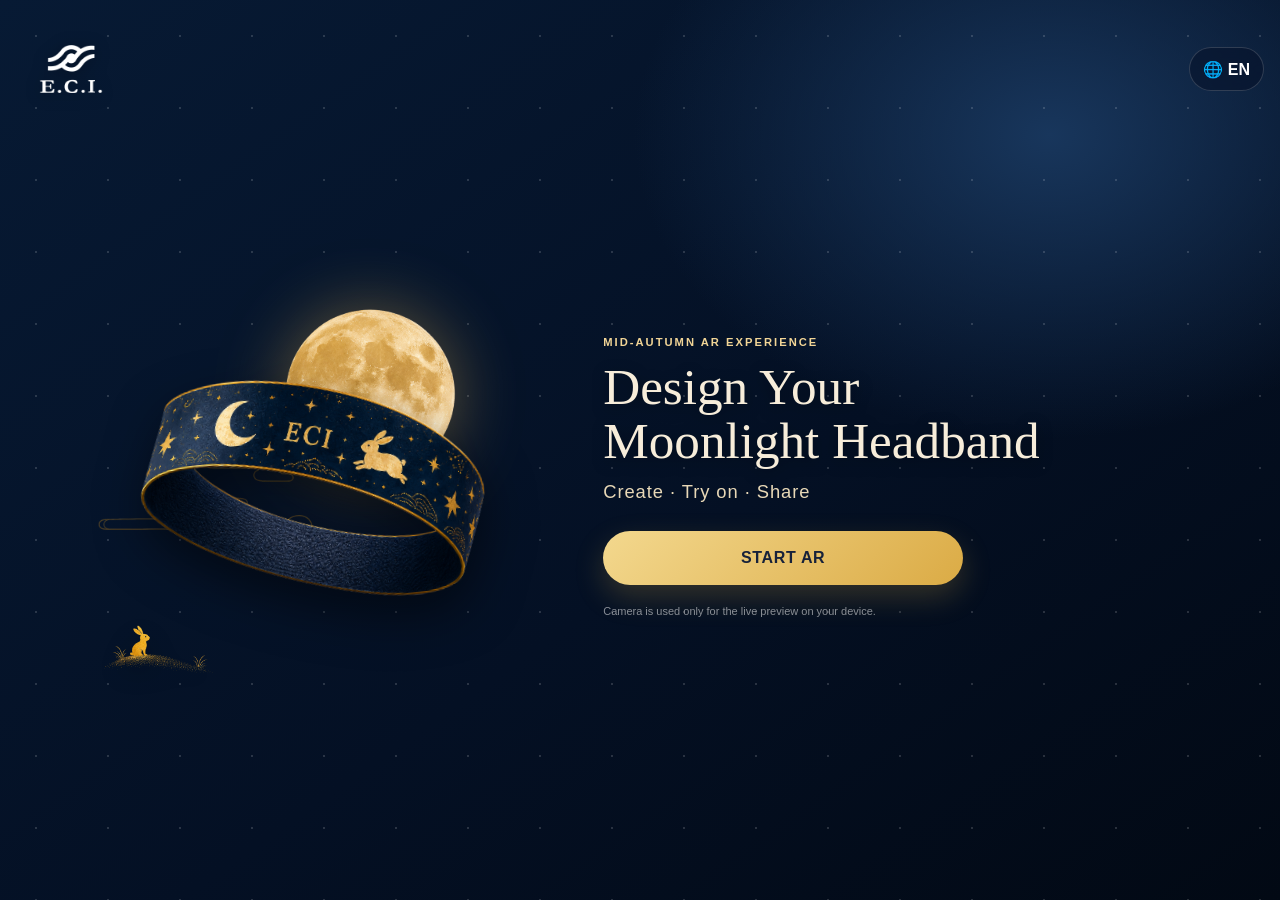
<file: index.html>
<!doctype html>
<html lang="en">
<head>
<meta charset="utf-8">
<meta name="viewport" content="width=device-width, initial-scale=1, viewport-fit=cover">
<meta name="theme-color" content="#071229">
<title>ECI Moonlight AR</title>
<link rel="stylesheet" href="styles.css?v=3.1">
</head>
<body>
<svg width="0" height="0" style="position:absolute" aria-hidden="true">
  <defs>
    <!-- Alice-band silhouette: thick/domed in the middle, tapering to a
         point at both ends (where a real hair hoop narrows and disappears
         behind the ears) — not a flat bar. objectBoundingBox so it scales
         to whatever size/aspect the .band element actually renders at. -->
    <clipPath id="hairHoopClip" clipPathUnits="objectBoundingBox">
      <path d="M0.04,0.58 C0.20,0.30 0.80,0.30 0.96,0.58 C0.80,0.48 0.20,0.48 0.04,0.58 Z"/>
    </clipPath>
  </defs>
</svg>
<div class="app">

  <!-- ============ WELCOME ============ -->
  <section id="welcome" class="screen welcome active">
    <header class="topbar">
      <img class="brand-logo" src="assets/eci-logo-white.png" alt="ECI">
      <button class="lang-btn" data-open-language>🌐 <span data-i18n="langShort">EN</span></button>
    </header>

    <div class="welcome-body">
      <div class="welcome-visual" aria-hidden="true">
        <img class="decor-moon" src="assets/moon.png" alt="">
        <img class="decor-cloud" src="assets/cloud-lines.png" alt="">
        <img class="decor-headband" src="assets/moonlight-headband.png" alt="">
        <img class="decor-rabbit" src="assets/rabbit.png" alt="">
      </div>

      <div class="welcome-copy">
        <p class="eyebrow" data-i18n="eyebrow">MID-AUTUMN AR EXPERIENCE</p>
        <h1 data-i18n="heroTitle">Design Your Moonlight Headband</h1>
        <p class="subtitle" data-i18n="heroSubtitle">Create · Try on · Share</p>
        <div class="welcome-actions">
          <button id="startBtn" class="primary" data-i18n="start">START AR</button>
          <p class="privacy" data-i18n="privacy">Camera is used only for the live preview on your device.</p>
        </div>
      </div>
    </div>
  </section>

  <!-- ============ AR STUDIO ============ -->
  <section id="studio" class="screen studio">
    <video id="camera" class="camera" playsinline muted></video>
    <div id="cameraFallback" class="camera-fallback">
      <div class="fallback-box">
        <strong data-i18n="cameraTitle">Camera preview</strong>
        <p id="cameraMsg" data-i18n="cameraFallback">Camera preview will appear here.</p>
        <button id="retryCamera" class="retry-btn" data-i18n="retry">TRY AGAIN</button>
      </div>
    </div>
    <div class="vignette"></div>
    <div id="beautyOverlay" class="beauty-overlay" aria-hidden="true"></div>

    <header class="topbar">
      <button id="backHome" class="icon-btn" aria-label="Back">‹</button>
      <img class="brand-logo brand-logo--sm" src="assets/eci-logo-white.png" alt="ECI">
      <button class="lang-btn" data-open-language>🌐 <span data-i18n="langShort">EN</span></button>
    </header>
    <p class="prototype" data-i18n="prototype">UI Prototype · Face tracking next</p>

    <div class="band-wrap">
      <div id="headbandPreview" class="band"><span id="headbandText">ECI</span></div>
    </div>

    <div class="dock">
      <div class="tabs">
        <button class="tab active" data-tool="style"><span>⌁</span><b data-i18n="style">STYLE</b></button>
        <button class="tab" data-tool="color"><span>●</span><b data-i18n="color">COLOR</b></button>
        <button class="tab" data-tool="pattern"><span>✦</span><b data-i18n="pattern">PATTERN</b></button>
        <button class="tab" data-tool="draw"><span>✎</span><b data-i18n="draw">DRAW</b></button>
        <button class="tab" data-tool="text"><span>T</span><b data-i18n="text">TEXT</b></button>
        <button class="tab" data-tool="beauty"><span>✨</span><b data-i18n="beauty">BEAUTY</b></button>
      </div>
      <div id="toolSheet" class="sheet"></div>
      <div class="capture-row">
        <button id="resetBtn" class="round-small" aria-label="Reset">↺</button>
        <button id="captureBtn" class="capture-btn" aria-label="Capture"><span></span></button>
        <button id="flipCamera" class="round-small" aria-label="Flip camera">↻</button>
      </div>
    </div>
  </section>

  <!-- ============ DRAW EDITOR ============ -->
  <section id="drawScreen" class="screen draw-screen">
    <div class="draw-header">
      <button id="drawCancel" class="text-btn" data-i18n="cancel">CANCEL</button>
      <strong data-i18n="drawTitle">DRAW</strong>
      <button id="drawDone" class="text-btn gold" data-i18n="done">DONE</button>
    </div>
    <div class="draw-body">
      <p class="draw-tip" data-i18n="drawTip">Draw directly on the flat headband. Your design will update in the AR preview.</p>
      <div class="canvas-frame"><canvas id="drawCanvas" width="1200" height="300"></canvas></div>
      <div class="draw-controls">
        <div class="control-row">
          <button class="chip active" data-drawmode="pen" data-i18n="pen">Pen</button>
          <button class="chip" data-drawmode="eraser" data-i18n="eraser">Eraser</button>
          <button id="clearCanvas" class="chip" data-i18n="clear">Clear</button>
          <button id="undoBtn" class="chip" data-i18n="undo">Undo</button>
          <button id="redoBtn" class="chip" data-i18n="redo">Redo</button>
        </div>
        <div id="drawColors" class="control-row"></div>
        <label class="range-label"><span data-i18n="brush">Brush</span><input id="brushSize" type="range" min="6" max="44" value="18"></label>
      </div>
    </div>
  </section>

  <!-- ============ GREETING CARD ============ -->
  <section id="captureScreen" class="screen capture-screen">
    <header class="topbar">
      <img class="brand-logo brand-logo--sm" src="assets/eci-logo-white.png" alt="ECI">
      <button id="decorToggle" class="icon-btn" aria-pressed="true" aria-label="Toggle decorations">🎊</button>
      <button class="lang-btn" data-open-language>🌐 <span data-i18n="langShort">EN</span></button>
    </header>
    <div class="capture-body">
      <div id="greetingCard" class="greeting">
        <img id="captureImage" alt="AR preview">
        <div class="card-copy">
          <p class="eyebrow" data-i18n="midAutumn">MID-AUTUMN FESTIVAL</p>
          <h2 data-i18n="greetingTitle">Happy Mid-Autumn Festival</h2>
          <p data-i18n="greetingBody">Wishing you a season of connection, creativity and bright new possibilities.</p>
        </div>
        <div class="greeting-decor" aria-hidden="true"></div>
      </div>
      <div class="capture-actions">
        <button id="downloadBtn" class="primary" data-i18n="save">SAVE</button>
        <button id="shareBtn" class="secondary" data-i18n="share">SHARE</button>
        <button id="designAgain" class="text-btn center" data-i18n="designAgain">DESIGN AGAIN</button>
      </div>
    </div>
  </section>

  <div id="languageSheet" class="modal" aria-hidden="true">
    <div class="lang-sheet">
      <div class="handle"></div>
      <h3>Language / 語言</h3>
      <button data-lang="en">English <span>EN</span></button>
      <button data-lang="zh-TW">繁體中文 <span>繁</span></button>
      <button data-lang="zh-CN">简体中文 <span>简</span></button>
      <button id="closeLanguage" class="close" data-i18n="close">Close</button>
    </div>
  </div>

  <div id="toast" class="toast"></div>
  <canvas id="captureCanvas" class="hidden"></canvas>
</div>
<div class="landscape-note" data-i18n="portraitOnly">Please rotate your phone back to portrait mode.</div>
<script src="app.js?v=3.1"></script>
</body>
</html>
</file>
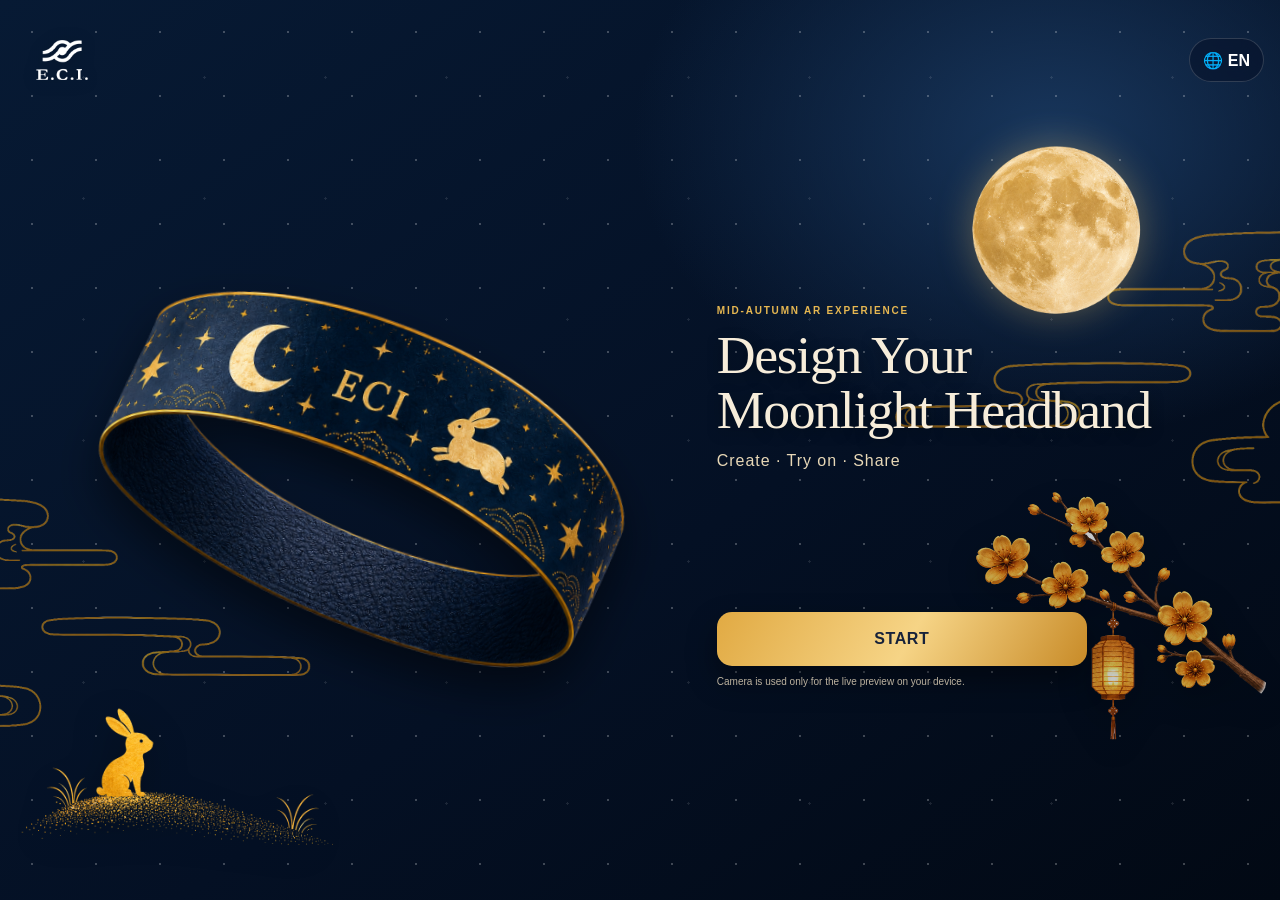
<file: index.current.html>
<!doctype html>
<html lang="en">
<head>
<meta charset="utf-8">
<meta name="viewport" content="width=device-width,initial-scale=1,viewport-fit=cover,user-scalable=no">
<meta name="theme-color" content="#071229">
<title>ECI Moonlight Headband</title>
<style>
:root {
  --navy:#071229; --navy2:#0c1b37; --gold:#e7b54e; --gold2:#f2d596;
  --ivory:#fbf7ec; --ink:#162037; --muted:#7d8797;
  --safe-top:env(safe-area-inset-top,0px); --safe-bottom:env(safe-area-inset-bottom,0px);
}
*{box-sizing:border-box;-webkit-tap-highlight-color:transparent}
html,body{margin:0;min-height:100%;background:#020714;color:#fff;font-family:Inter,ui-sans-serif,-apple-system,BlinkMacSystemFont,"Segoe UI",sans-serif;overscroll-behavior:none}
button,input{font:inherit} button{border:0;cursor:pointer} button:disabled{opacity:.45;cursor:not-allowed}
.app{position:relative;min-height:100dvh;overflow:hidden;background:var(--navy)}
.screen{display:none;position:absolute;inset:0;min-height:100dvh;overflow:hidden} .screen.active{display:block}
.topbar{position:absolute;z-index:30;top:0;left:0;right:0;padding:calc(var(--safe-top) + 14px) 16px 10px;display:flex;align-items:center;justify-content:space-between;gap:10px}
.brand-logo{width:64px;height:auto;display:block;filter:drop-shadow(0 2px 8px rgba(0,0,0,.2))}
.icon-btn,.lang-btn{min-width:44px;min-height:44px;border-radius:999px;background:rgba(7,18,41,.55);color:#fff;border:1px solid rgba(255,255,255,.16);backdrop-filter:blur(12px)}
.lang-btn{padding:0 13px;font-weight:700}
.welcome{background:radial-gradient(circle at 50% 34%,#1c3159 0,#0b1730 36%,#050c1d 70%,#030817 100%)}
.welcome:before,.welcome:after{content:"";position:absolute;inset:0;pointer-events:none;background-image:radial-gradient(circle,#fff 0 1px,transparent 1.4px);background-size:72px 72px;opacity:.15}
.welcome:after{background-size:121px 121px;transform:translate(23px,17px);opacity:.08}
.hero-art{position:absolute;top:14%;left:50%;transform:translateX(-50%);width:min(84vw,410px);aspect-ratio:1;display:grid;place-items:center}
.moon{position:absolute;width:58%;aspect-ratio:1;border-radius:50%;background:radial-gradient(circle at 40% 35%,#fff4c5 0,#efcf77 38%,#c99534 78%,#8d6022 100%);box-shadow:0 0 50px rgba(231,181,78,.35),0 0 120px rgba(231,181,78,.18)}
.orbit{position:absolute;width:88%;height:42%;border:1px solid rgba(242,213,150,.32);border-radius:50%;transform:rotate(-8deg)}
.hero-band{position:absolute;bottom:6%;width:82%;height:58px;border-radius:20px;background:linear-gradient(90deg,#15335f,#1c4b83,#15335f);border:2px solid rgba(242,213,150,.82);box-shadow:0 14px 35px rgba(0,0,0,.35);display:flex;align-items:center;justify-content:center;overflow:hidden}
.hero-band span{font-weight:800;letter-spacing:.18em;color:#fff0bd;font-size:13px}
.hero-copy{position:absolute;left:22px;right:22px;bottom:calc(148px + var(--safe-bottom));text-align:center;z-index:5}
.eyebrow{letter-spacing:.16em;font-size:11px;font-weight:800;color:var(--gold2);margin:0 0 12px}
.hero-copy h1{font-family:Georgia,"Times New Roman",serif;font-weight:500;font-size:clamp(34px,9.5vw,50px);line-height:1;margin:0 auto 14px;max-width:390px}
.hero-copy p:last-child{margin:0;color:rgba(255,255,255,.72);letter-spacing:.06em}
.hero-actions{position:absolute;left:20px;right:20px;bottom:calc(18px + var(--safe-bottom));z-index:10}
.primary,.secondary{width:100%;min-height:54px;border-radius:18px;font-weight:850;letter-spacing:.04em}
.primary{background:linear-gradient(135deg,#f3d88e,#dbab45);color:#17223a;box-shadow:0 12px 30px rgba(219,171,69,.22)}
.secondary{background:rgba(255,255,255,.08);border:1px solid rgba(255,255,255,.18);color:white}
.privacy{text-align:center;font-size:11px;color:rgba(255,255,255,.52);margin:9px 8px 0;line-height:1.45}
.studio{background:#111}
.camera,.camera-fallback{position:absolute;inset:0;width:100%;height:100%;object-fit:cover;background:linear-gradient(180deg,#273550,#131a28)}
.camera{transform:scaleX(-1)} .camera-fallback{display:grid;place-items:center;text-align:center;padding:32px;color:rgba(255,255,255,.78)}
.fallback-box{max-width:310px;display:grid;gap:12px;justify-items:center}
.fallback-box strong{font-size:18px} .fallback-box p{font-size:13px;line-height:1.5;margin:0;color:rgba(255,255,255,.68)}
.retry-btn{min-height:44px;border-radius:14px;padding:0 18px;background:#e6b751;color:#13213b;font-weight:850}
.vignette{position:absolute;inset:0;background:linear-gradient(180deg,rgba(2,7,20,.44) 0,transparent 24%,transparent 48%,rgba(2,7,20,.78) 100%);pointer-events:none}
.prototype{position:absolute;top:calc(var(--safe-top) + 76px);left:50%;transform:translateX(-50%);z-index:12;padding:7px 11px;border-radius:999px;background:rgba(7,18,41,.56);border:1px solid rgba(255,255,255,.16);font-size:10px;color:rgba(255,255,255,.74);white-space:nowrap;backdrop-filter:blur(12px)}
.band-wrap{position:absolute;z-index:8;top:26%;left:50%;width:min(74vw,360px);transform:translateX(-50%);pointer-events:none;perspective:700px}
.band{height:54px;border-radius:21px 21px 18px 18px;background-color:#204a7a;border:2px solid rgba(246,221,159,.9);box-shadow:0 12px 24px rgba(0,0,0,.3),inset 0 0 0 1px rgba(255,255,255,.08);display:flex;align-items:center;justify-content:center;overflow:hidden;background-repeat:repeat}
.band span{font-weight:900;letter-spacing:.2em;color:#fff1bf;text-shadow:0 1px 3px rgba(0,0,0,.35);white-space:nowrap;max-width:92%;overflow:hidden;text-overflow:ellipsis}
.dock{position:absolute;z-index:30;left:0;right:0;bottom:0;padding:8px 12px calc(10px + var(--safe-bottom));background:linear-gradient(180deg,rgba(7,18,41,0),rgba(7,18,41,.75) 13%,rgba(7,18,41,.97) 40%);backdrop-filter:blur(10px)}
.tabs{display:grid;grid-template-columns:repeat(5,1fr);gap:5px;margin-bottom:8px}
.tab{min-height:54px;border-radius:14px;background:transparent;color:rgba(255,255,255,.72);display:flex;flex-direction:column;align-items:center;justify-content:center;gap:3px}
.tab span{font-size:18px} .tab b{font-size:9px;letter-spacing:.04em} .tab.active{background:rgba(231,181,78,.14);color:#f5d88b;border:1px solid rgba(231,181,78,.28)}
.sheet{min-height:82px;border-radius:20px;background:rgba(251,247,236,.97);color:var(--ink);padding:11px;overflow:hidden;box-shadow:0 -8px 30px rgba(0,0,0,.15)}
.strip{display:flex;gap:9px;overflow-x:auto;scrollbar-width:none;padding-bottom:2px} .strip::-webkit-scrollbar{display:none}
.card{min-width:74px;height:58px;border-radius:15px;background:#fff;border:1px solid #e5dfd1;display:grid;place-items:center;color:#2b3550;font-size:11px;font-weight:800;padding:6px;text-align:center}
.card.active{border:2px solid #d9aa49;box-shadow:0 0 0 2px rgba(217,170,73,.12)}
.swatch{width:40px;height:40px;border-radius:50%;border:3px solid white;box-shadow:0 0 0 1px rgba(0,0,0,.14)}
.text-editor{display:flex;gap:8px} .text-editor input{flex:1;min-width:0;border:1px solid #ddd4c3;background:white;border-radius:14px;padding:0 14px;color:var(--ink);height:52px} .text-editor button{border-radius:14px;background:#e6b751;color:#162037;font-weight:850;padding:0 16px}
.draw-launch{width:100%;height:56px;border-radius:14px;background:#10264a;color:#fff;font-weight:850}
.capture-row{display:grid;grid-template-columns:1fr auto 1fr;align-items:center;margin-top:7px}
.capture-btn{width:66px;height:66px;border-radius:50%;background:transparent;border:3px solid white;padding:6px;justify-self:center} .capture-btn span{display:block;width:100%;height:100%;border-radius:50%;background:#fff}
.round-small{justify-self:center;width:44px;height:44px;border-radius:50%;background:rgba(255,255,255,.1);color:white;border:1px solid rgba(255,255,255,.16)}
.draw-screen{background:linear-gradient(180deg,#08142e,#0c1e3e)}
.draw-header{height:calc(64px + var(--safe-top));padding:calc(var(--safe-top) + 10px) 16px 10px;display:grid;grid-template-columns:1fr auto 1fr;align-items:center;border-bottom:1px solid rgba(255,255,255,.1)}
.text-btn{background:none;color:white;font-weight:850;font-size:12px} .text-btn:last-child{text-align:right} .text-btn.gold{color:#f0c965}
.draw-body{padding:24px 16px calc(16px + var(--safe-bottom));height:calc(100% - 64px);display:flex;flex-direction:column;gap:16px}
.draw-tip{font-size:13px;line-height:1.5;color:rgba(255,255,255,.68);margin:0}
.canvas-frame{background:rgba(255,255,255,.08);border:1px solid rgba(255,255,255,.12);border-radius:24px;padding:18px 12px;box-shadow:inset 0 0 35px rgba(0,0,0,.18)}
#drawCanvas{width:100%;aspect-ratio:4/1;border-radius:16px;border:2px solid #e7b54e;touch-action:none;display:block;background:#204a7a}
.draw-controls{margin-top:auto;background:var(--ivory);color:var(--ink);border-radius:24px;padding:14px}
.control-row{display:flex;gap:8px;margin-bottom:12px;overflow-x:auto}
.chip{min-height:42px;border-radius:999px;padding:0 16px;background:#ebe6da;color:#2c3650;font-weight:750} .chip.active{background:#11264c;color:white}
.draw-color{min-width:38px;height:38px;border-radius:50%;border:3px solid white;box-shadow:0 0 0 1px rgba(0,0,0,.16)} .draw-color.active{box-shadow:0 0 0 3px #e7b54e}
.range-label{display:grid;grid-template-columns:auto 1fr;align-items:center;gap:12px;font-size:12px;font-weight:750} .range-label input{width:100%;accent-color:#b98b34}
.capture-screen{background:radial-gradient(circle at 50% 22%,#1d3157,#071229 60%,#030817)}
.greeting{position:absolute;top:calc(var(--safe-top) + 76px);left:18px;right:18px;bottom:216px;border-radius:28px;padding:14px;background:linear-gradient(180deg,#102449,#081630);border:1px solid rgba(242,213,150,.3);box-shadow:0 24px 70px rgba(0,0,0,.28);overflow:hidden;display:flex;flex-direction:column}
.greeting:before{content:"";position:absolute;width:150px;height:150px;border-radius:50%;right:-28px;top:-35px;background:radial-gradient(circle,#fff0b8,#d4a340 70%,#86601f);opacity:.85;box-shadow:0 0 40px rgba(231,181,78,.24)}
.greeting img{position:relative;width:100%;min-height:0;flex:1;object-fit:cover;border-radius:20px;background:#1c2740;border:1px solid rgba(255,255,255,.09)}
.card-copy{position:relative;padding:14px 4px 4px} .card-copy h2{font-family:Georgia,"Times New Roman",serif;font-weight:500;font-size:29px;line-height:1;margin:2px 0 8px} .card-copy p:last-child{font-size:12px;line-height:1.5;color:rgba(255,255,255,.68);margin:0}
.capture-actions{position:absolute;left:18px;right:18px;bottom:calc(16px + var(--safe-bottom));display:grid;gap:8px} .center{text-align:center}
.modal{display:none;position:absolute;z-index:100;inset:0;background:rgba(1,5,14,.58);backdrop-filter:blur(5px);align-items:flex-end} .modal.open{display:flex}
.lang-sheet{width:100%;background:var(--ivory);color:var(--ink);border-radius:28px 28px 0 0;padding:12px 18px calc(18px + var(--safe-bottom));box-shadow:0 -24px 60px rgba(0,0,0,.28)}
.handle{width:44px;height:5px;border-radius:999px;background:#d5cebf;margin:0 auto 14px} .lang-sheet h3{margin:0 0 8px}
.lang-sheet>button{width:100%;min-height:50px;border-bottom:1px solid #e7e0d4;background:transparent;color:var(--ink);display:flex;justify-content:space-between;align-items:center;font-weight:750} .lang-sheet .close{border:0;justify-content:center;color:#7d8797}
.toast{position:absolute;z-index:120;left:50%;bottom:calc(116px + var(--safe-bottom));transform:translate(-50%,18px);opacity:0;pointer-events:none;transition:.2s;background:rgba(7,18,41,.92);color:#fff;border:1px solid rgba(255,255,255,.15);border-radius:999px;padding:10px 14px;font-size:12px;white-space:nowrap} .toast.show{opacity:1;transform:translate(-50%,0)}
.hidden{display:none!important}
.landscape-note{display:none;position:fixed;z-index:9999;inset:0;background:#071229;color:#fff;align-items:center;justify-content:center;text-align:center;padding:30px}
@media (orientation:landscape) and (max-height:550px){.landscape-note{display:flex}}
@media (max-height:720px){.hero-art{top:11%;width:min(70vw,340px)}.hero-copy{bottom:calc(132px + var(--safe-bottom))}.hero-copy h1{font-size:34px}.tool-dock{padding-top:5px}}

/* Desktop / landscape welcome layout: reflow the 9:16 composition into two
   independent columns rather than retaining the mobile absolute positions. */
@media (min-width:900px) and (min-height:620px){
  .welcome .hero-art{
    top:50%;left:28%;width:min(34vw,470px);height:auto;
    transform:translate(-50%,-48%);
  }
  .welcome .hero-copy{
    left:54%;right:8%;bottom:auto;top:50%;
    transform:translateY(-48%);text-align:left;
  }
  .welcome .hero-copy h1{max-width:560px;font-size:clamp(48px,4.5vw,72px)}
  .welcome .hero-actions{
    left:54%;right:8%;bottom:max(42px,calc(var(--safe-bottom) + 28px));
  }
  .welcome .primary{max-width:440px}
  .welcome .privacy{max-width:440px;margin-left:0;text-align:left}
}

/* Compact landscape keeps a protected vertical gap between artwork and copy. */
@media (min-width:700px) and (max-width:899px) and (orientation:landscape){
  .welcome .hero-art{top:46%;left:27%;width:min(42vw,350px);transform:translate(-50%,-50%)}
  .welcome .hero-copy{left:51%;right:6%;bottom:auto;top:46%;transform:translateY(-50%);text-align:left}
  .welcome .hero-copy h1{font-size:clamp(34px,5vw,48px)}
  .welcome .hero-actions{left:51%;right:6%;bottom:22px}
  .welcome .privacy{margin-left:0;text-align:left}
}

/* V2.2 art direction: one composed hero rather than stacked, button-like blocks. */
.welcome .hero-band{
  bottom:9%;height:48px;border-radius:999px;
  background:linear-gradient(100deg,#12335d,#20588b 48%,#12335d);
  border-color:rgba(242,213,150,.72);box-shadow:0 16px 34px rgba(0,0,0,.36),inset 0 1px 0 rgba(255,255,255,.18);
  transform:rotate(-4deg);
}
.welcome .hero-band:before{content:"";position:absolute;inset:0;opacity:.26;background:repeating-linear-gradient(112deg,transparent 0 9px,rgba(255,255,255,.48) 10px 11px)}
.welcome .hero-band span{position:relative;font-size:11px;letter-spacing:.22em}
.welcome .hero-copy h1{letter-spacing:-.025em;text-wrap:balance}
html:lang(zh-TW) .welcome .hero-copy h1,html:lang(zh-CN) .welcome .hero-copy h1{font-family:"Noto Serif TC","Songti TC","PMingLiU",serif;font-weight:600;letter-spacing:-.06em;line-height:1.08}
html:lang(zh-TW) .welcome .hero-copy .eyebrow,html:lang(zh-CN) .welcome .hero-copy .eyebrow{letter-spacing:.12em}

@media (max-width:699px){
  .welcome .hero-art{top:10%;width:min(80vw,390px)}
  .welcome .moon{width:61%}
  .welcome .hero-band{bottom:7%;height:46px;width:76%}
  .welcome .hero-copy{left:18px;right:18px;bottom:calc(136px + var(--safe-bottom))}
  .welcome .hero-copy h1{font-size:clamp(34px,8.8vw,43px);line-height:1.04;margin-bottom:12px}
  html:lang(zh-TW) .welcome .hero-copy h1,html:lang(zh-CN) .welcome .hero-copy h1{font-size:clamp(34px,8.5vw,42px);line-height:1.1}
  .welcome .hero-copy p:last-child{font-size:14px}
  .welcome .hero-actions{left:18px;right:18px;bottom:calc(16px + var(--safe-bottom))}
  .welcome .primary{border-radius:16px;min-height:52px}
}

@media (min-width:900px) and (min-height:620px){
  .welcome .hero-art{left:29%;width:min(31vw,440px);transform:translate(-50%,-50%)}
  .welcome .hero-copy{left:54%;right:10%;top:45%;transform:translateY(-50%)}
  .welcome .hero-copy h1{max-width:620px;font-size:clamp(46px,4vw,64px);line-height:1.01}
  html:lang(zh-TW) .welcome .hero-copy h1,html:lang(zh-CN) .welcome .hero-copy h1{font-size:clamp(42px,3.8vw,58px);line-height:1.1;max-width:620px}
  .welcome .hero-actions{left:54%;right:10%;bottom:auto;top:66%}
  .welcome .primary{max-width:360px;border-radius:15px}
  .welcome .privacy{font-size:10px;max-width:360px}
}

/* Original ECI direction: editorial hierarchy, an illustrated textile object,
   and a restrained gold-line night sky. */
.welcome{background:radial-gradient(ellipse at 82% 15%,#18365c 0,transparent 28%),linear-gradient(145deg,#071a34 0,#041024 57%,#020914 100%)}
.welcome:before{opacity:.24;background-size:64px 64px}.welcome:after{opacity:.1}
.welcome .hero-band{background:linear-gradient(110deg,#061832,#123b67 48%,#061426);border:1.5px solid #d9a941;box-shadow:0 20px 38px rgba(0,0,0,.48),inset 0 1px 0 #fff2}
.welcome .hero-band span{color:#f4d28a;font-family:Georgia,serif;font-weight:700;font-size:13px;letter-spacing:.19em;text-shadow:none}
.welcome .eyebrow{color:#e6b751;font-size:10px;letter-spacing:.18em}.welcome .hero-copy h1{font-family:Georgia,"Times New Roman",serif;font-weight:500;color:#f7edda;text-shadow:0 4px 15px #0005}.welcome .hero-copy p:last-child{color:#e8d8b7}.welcome .primary{background:linear-gradient(120deg,#e1aa43,#f6d486 52%,#c88b28);box-shadow:0 14px 30px #0006}.welcome .primary:after{content:'→';font-size:24px;line-height:0;float:right;margin-left:18px}.welcome .privacy{color:#bcb29f}

@media (max-width:699px){
  .welcome .hero-art{top:8%;left:0;transform:none;width:100%;height:52%;aspect-ratio:auto;display:block}
  .welcome .moon{width:26%;right:9%;top:2%;left:auto;box-shadow:0 0 28px rgba(231,181,78,.38)}
  .welcome .orbit{width:40%;height:18%;right:3%;top:7%;left:auto;transform:rotate(-12deg);opacity:.7}
  .welcome .orbit-two{display:none}
  .welcome .hero-band{width:77%;height:78px;left:11%;right:auto;bottom:5%;transform:rotate(11deg);border-radius:46% 50% 38% 42% / 56% 60% 42% 46%}
  .welcome .hero-band:after{content:'';position:absolute;left:12%;right:12%;bottom:-12px;height:22px;border:1px solid rgba(217,169,65,.72);border-top:0;border-radius:0 0 50% 50%;transform:skewX(-12deg)}
  .welcome .hero-copy{top:20%;bottom:auto;left:11%;right:33%;transform:none;text-align:left}
  .welcome .hero-copy .eyebrow{margin-bottom:12px}.welcome .hero-copy h1{font-size:clamp(32px,8.2vw,42px);line-height:1.02;margin:0 0 13px;max-width:300px}
  html:lang(zh-TW) .welcome .hero-copy h1,html:lang(zh-CN) .welcome .hero-copy h1{font-size:clamp(31px,7.8vw,40px);line-height:1.12;max-width:310px}
  .welcome .hero-copy p:last-child{font-size:14px;line-height:1.55;max-width:190px}
  .welcome .hero-actions{left:11%;right:11%;bottom:calc(18px + var(--safe-bottom))}.welcome .primary{border-radius:999px}.welcome .privacy{text-align:center;margin:9px 0 0}
}

@media (min-width:900px) and (min-height:620px){
  .welcome .hero-art{left:28%;top:50%;width:min(36vw,500px);height:70%;transform:translate(-50%,-50%)}
  .welcome .moon{width:28%;right:5%;top:5%;left:auto}.welcome .orbit{width:45%;height:19%;right:0;top:10%;left:auto}.welcome .orbit-two{display:none}
  .welcome .hero-band{width:78%;height:88px;left:7%;right:auto;bottom:8%;transform:rotate(9deg);border-radius:46% 50% 38% 42% / 56% 60% 42% 46%}
  .welcome .hero-copy{left:56%;right:9%;top:43%;transform:translateY(-50%);text-align:left}.welcome .hero-copy h1{font-size:clamp(48px,4.2vw,68px);line-height:1.02;max-width:560px}
  html:lang(zh-TW) .welcome .hero-copy h1,html:lang(zh-CN) .welcome .hero-copy h1{font-size:clamp(42px,3.5vw,56px);max-width:570px}
  .welcome .hero-actions{left:56%;right:9%;top:68%;bottom:auto}.welcome .primary{max-width:370px}.welcome .privacy{text-align:left;margin-left:0}
}
/* Supplied product artwork replaces the former CSS placeholder headband. */
.welcome .hero-headband-image{position:absolute;z-index:3;display:block;object-fit:contain;filter:drop-shadow(0 22px 22px rgba(0,0,0,.48));pointer-events:none}
@media (max-width:699px){.welcome .hero-headband-image{left:-9%;bottom:-1%;width:116%;height:auto;transform:rotate(4deg)}}
@media (min-width:700px) and (max-width:899px){.welcome .hero-headband-image{left:-10%;bottom:-3%;width:120%;height:auto;transform:rotate(4deg)}}
@media (min-width:900px) and (min-height:620px){.welcome .hero-headband-image{left:-12%;bottom:1%;width:124%;height:auto;transform:rotate(4deg)}}
.welcome-decor{position:absolute;inset:0;z-index:1;pointer-events:none;overflow:hidden}.welcome-decor img{position:absolute;display:block;object-fit:contain}.decor-moon{filter:drop-shadow(0 0 18px rgba(244,196,96,.34))}.decor-cloud{opacity:.58;mix-blend-mode:screen}.decor-rabbit{filter:drop-shadow(0 12px 18px rgba(0,0,0,.3))}.decor-plum{filter:drop-shadow(0 12px 18px rgba(0,0,0,.34))}
@media (max-width:699px){.welcome .moon,.welcome .orbit{display:none}.decor-moon{width:31vw;right:4%;top:10%}.decor-cloud-top{width:82vw;right:-36%;top:28%;transform:rotate(-11deg)}.decor-cloud-bottom{width:76vw;left:-48%;bottom:18%;transform:scaleX(-1) rotate(6deg)}.decor-rabbit{width:45vw;left:-12%;bottom:8%}.decor-plum{width:55vw;right:-32%;top:56%;opacity:.82}.welcome .hero-art,.welcome .hero-copy,.welcome .hero-actions{z-index:3}.welcome .hero-copy{z-index:4}.welcome .topbar{z-index:8}}
@media (min-width:700px) and (max-width:899px){.welcome .moon,.welcome .orbit{display:none}.decor-moon{width:24vw;right:8%;top:10%}.decor-cloud-top{width:55vw;right:-18%;top:22%}.decor-cloud-bottom{width:52vw;left:-24%;bottom:12%;transform:scaleX(-1)}.decor-rabbit{width:31vw;left:-3%;bottom:4%}.decor-plum{width:37vw;right:-10%;top:50%}.welcome .hero-art,.welcome .hero-copy,.welcome .hero-actions{z-index:3}}
@media (min-width:900px){.welcome .moon,.welcome .orbit{display:none}.decor-moon{width:min(19vw,260px);right:8%;top:12%}.decor-cloud-top{width:min(44vw,630px);right:-12%;top:20%}.decor-cloud-bottom{width:min(40vw,570px);left:-14%;bottom:12%;transform:scaleX(-1)}.decor-rabbit{width:min(26vw,370px);left:1%;bottom:2%}.decor-plum{width:min(32vw,460px);right:-4%;top:53%;opacity:.78}.welcome .hero-art,.welcome .hero-copy,.welcome .hero-actions{z-index:3}}
/* Header and mobile composition corrections. */
.topbar .brand-logo{width:92px;height:auto}.welcome .topbar{z-index:12}
@media (max-width:699px){
  .topbar .brand-logo{width:112px}
  .welcome .hero-art{top:8%;left:0;width:100%;height:43%;transform:none}
  .welcome .hero-headband-image{left:0;bottom:auto;top:-12%;width:100%;transform:rotate(3deg)}
  .welcome .hero-copy{top:43%;left:11%;right:8%;bottom:auto;transform:none;text-align:left}
  .welcome .hero-copy h1{max-width:none;font-size:clamp(42px,11vw,54px);line-height:1.02}
  html:lang(zh-TW) .welcome .hero-copy h1,html:lang(zh-CN) .welcome .hero-copy h1{max-width:none;font-size:clamp(38px,10vw,50px);line-height:1.12}
  .welcome .hero-copy p:last-child{max-width:none;font-size:15px}
  .welcome .hero-actions{left:11%;right:11%;top:64%;bottom:auto}
  .welcome .hero-copy,.welcome .hero-copy h1,.welcome .hero-copy p{width:100%;text-align:left!important}
  .welcome .hero-copy h1{margin-left:0!important;margin-right:0!important}
}
.welcome .primary:after{content:none!important}
</style>
</head>
<body>
<div class="app">
  <section id="welcome" class="screen welcome active">
    <header class="topbar">
      <img src="[data-uri]" alt="ECI" class="brand-logo">
      <button class="lang-btn" data-open-language>🌐 <span data-i18n="langShort">EN</span></button>
    </header>
    <div class="hero-art">
      <div class="moon"></div><div class="orbit"></div>
      <img class="hero-headband-image" src="assets/moonlight-headband.png" alt="ECI Moonlight headband">
    </div>
    <div class="welcome-decor" aria-hidden="true">
      <img class="decor-moon" src="assets/moon.png" alt="">
      <img class="decor-cloud decor-cloud-top" src="assets/cloud-lines.png" alt="">
      <img class="decor-cloud decor-cloud-bottom" src="assets/cloud-lines.png" alt="">
      <img class="decor-rabbit" src="assets/rabbit.png" alt="">
      <img class="decor-plum" src="assets/plum-lantern.png" alt="">
    </div>
    <div class="hero-copy">
      <p class="eyebrow" data-i18n="eyebrow">MID-AUTUMN AR EXPERIENCE</p>
      <h1 data-i18n="heroTitle">Design Your Moonlight Headband</h1>
      <p data-i18n="heroSubtitle">Create · Try on · Share</p>
    </div>
    <div class="hero-actions">
      <button id="startBtn" class="primary" data-i18n="start">START AR</button>
      <p class="privacy" data-i18n="privacy">Camera is used only for the live preview on your device.</p>
    </div>
  </section>

  <section id="studio" class="screen studio">
    <video id="camera" class="camera" playsinline muted></video>
    <div id="cameraFallback" class="camera-fallback">
      <div class="fallback-box">
        <strong data-i18n="cameraTitle">Camera preview</strong>
        <p id="cameraMsg" data-i18n="cameraFallback">Camera preview will appear here.</p>
        <button id="retryCamera" class="retry-btn" data-i18n="retry">TRY AGAIN</button>
      </div>
    </div>
    <div class="vignette"></div>
    <header class="topbar">
      <button id="backHome" class="icon-btn" aria-label="Back">‹</button>
      <img src="[data-uri]" alt="ECI" class="brand-logo" style="position:absolute;left:50%;transform:translateX(-50%)">
      <button class="lang-btn" data-open-language>🌐 <span data-i18n="langShort">EN</span></button>
    </header>
    <div class="prototype" data-i18n="prototype">UI Prototype · Face tracking next</div>
    <div class="band-wrap"><div id="headbandPreview" class="band"><span id="headbandText">ECI</span></div></div>

    <div class="dock">
      <div class="tabs">
        <button class="tab active" data-tool="style"><span>⌁</span><b data-i18n="style">STYLE</b></button>
        <button class="tab" data-tool="color"><span>●</span><b data-i18n="color">COLOR</b></button>
        <button class="tab" data-tool="pattern"><span>✦</span><b data-i18n="pattern">PATTERN</b></button>
        <button class="tab" data-tool="draw"><span>✎</span><b data-i18n="draw">DRAW</b></button>
        <button class="tab" data-tool="text"><span>T</span><b data-i18n="text">TEXT</b></button>
      </div>
      <div id="toolSheet" class="sheet"></div>
      <div class="capture-row">
        <button id="resetBtn" class="round-small" aria-label="Reset">↺</button>
        <button id="captureBtn" class="capture-btn" aria-label="Capture"><span></span></button>
        <button id="flipCamera" class="round-small" aria-label="Flip camera">↻</button>
      </div>
    </div>
  </section>

  <section id="drawScreen" class="screen draw-screen">
    <div class="draw-header">
      <button id="drawCancel" class="text-btn" data-i18n="cancel">CANCEL</button>
      <strong data-i18n="drawTitle">DRAW</strong>
      <button id="drawDone" class="text-btn gold" data-i18n="done">DONE</button>
    </div>
    <div class="draw-body">
      <p class="draw-tip" data-i18n="drawTip">Draw directly on the flat headband. Your design will update in the AR preview.</p>
      <div class="canvas-frame"><canvas id="drawCanvas" width="1200" height="300"></canvas></div>
      <div class="draw-controls">
        <div class="control-row">
          <button class="chip active" data-drawmode="pen" data-i18n="pen">Pen</button>
          <button class="chip" data-drawmode="eraser" data-i18n="eraser">Eraser</button>
          <button id="clearCanvas" class="chip" data-i18n="clear">Clear</button>
          <button id="undoBtn" class="chip" data-i18n="undo">Undo</button>
          <button id="redoBtn" class="chip" data-i18n="redo">Redo</button>
        </div>
        <div id="drawColors" class="control-row"></div>
        <label class="range-label"><span data-i18n="brush">Brush</span><input id="brushSize" type="range" min="6" max="44" value="18"></label>
      </div>
    </div>
  </section>

  <section id="captureScreen" class="screen capture-screen">
    <header class="topbar">
      <img src="[data-uri]" alt="ECI" class="brand-logo">
      <button class="lang-btn" data-open-language>🌐 <span data-i18n="langShort">EN</span></button>
    </header>
    <div id="greetingCard" class="greeting">
      <img id="captureImage" alt="AR preview">
      <div class="card-copy">
        <p class="eyebrow" data-i18n="midAutumn">MID-AUTUMN FESTIVAL</p>
        <h2 data-i18n="greetingTitle">Happy Mid-Autumn Festival</h2>
        <p data-i18n="greetingBody">Wishing you a season of connection, creativity and bright new possibilities.</p>
      </div>
    </div>
    <div class="capture-actions">
      <button id="downloadBtn" class="primary" data-i18n="save">SAVE</button>
      <button id="shareBtn" class="secondary" data-i18n="share">SHARE</button>
      <button id="designAgain" class="text-btn center" data-i18n="designAgain">DESIGN AGAIN</button>
    </div>
  </section>

  <div id="languageSheet" class="modal" aria-hidden="true">
    <div class="lang-sheet">
      <div class="handle"></div>
      <h3>Language / 語言</h3>
      <button data-lang="en">English <span>EN</span></button>
      <button data-lang="zh-TW">繁體中文 <span>繁</span></button>
      <button data-lang="zh-CN">简体中文 <span>简</span></button>
      <button id="closeLanguage" class="close" data-i18n="close">Close</button>
    </div>
  </div>

  <div id="toast" class="toast"></div>
  <canvas id="captureCanvas" class="hidden"></canvas>
</div>
<div class="landscape-note" data-i18n="portraitOnly">Please rotate your phone back to portrait mode.</div>

<script>
const screens={welcome:document.getElementById('welcome'),studio:document.getElementById('studio'),draw:document.getElementById('drawScreen'),capture:document.getElementById('captureScreen')};
const tr={
 en:{langShort:'EN',eyebrow:'MID-AUTUMN AR EXPERIENCE',heroTitle:'Design Your Moonlight Headband',heroSubtitle:'Create · Try on · Share',start:'START AR',privacy:'Camera is used only for the live preview on your device.',cameraTitle:'Camera preview',cameraFallback:'Camera preview will appear here.',cameraDenied:'Camera access is blocked. Allow camera access in your browser settings, then try again.',cameraUnavailable:'Camera is not available in this preview. Please test on an HTTPS website.',retry:'TRY AGAIN',prototype:'UI Prototype · Face tracking next',style:'STYLE',color:'COLOR',pattern:'PATTERN',draw:'DRAW',text:'TEXT',cancel:'CANCEL',done:'DONE',drawTitle:'DRAW',drawTip:'Draw on the flat headband. Your artwork stays editable and can be recolored later.',pen:'Pen',eraser:'Eraser',clear:'Clear',undo:'Undo',redo:'Redo',brush:'Brush',midAutumn:'MID-AUTUMN FESTIVAL',greetingTitle:'Happy Mid-Autumn Festival',greetingBody:'Wishing you a season of connection, creativity and bright new possibilities.',save:'SAVE CARD',share:'SHARE',designAgain:'DESIGN AGAIN',close:'Close',classic:'Classic',wide:'Wide',sport:'Sport',openEditor:'OPEN DRAW EDITOR',apply:'APPLY',placeholder:'Type text…',plain:'Plain',moon:'Moon',stars:'Stars',rabbit:'Rabbit',geo:'Geometric',saved:'Card image prepared.',shareUnsupported:'Sharing files is not supported in this browser.',portraitOnly:'Please rotate your phone back to portrait mode.'},
 'zh-TW':{langShort:'繁',eyebrow:'中秋 AR 互動體驗',heroTitle:'設計你的月光織帶頭帶',heroSubtitle:'設計 · 試戴 · 分享',start:'開始 AR',privacy:'相機僅用於裝置上的即時預覽，不會自動上傳。',cameraTitle:'相機預覽',cameraFallback:'相機預覽會顯示在這裡。',cameraDenied:'相機權限目前被封鎖，請在瀏覽器設定中允許相機後再試一次。',cameraUnavailable:'目前的預覽環境無法使用相機，請部署到 HTTPS 網址後以手機測試。',retry:'再試一次',prototype:'UI 原型 · 下一階段接臉部追蹤',style:'款式',color:'顏色',pattern:'圖案',draw:'繪圖',text:'文字',cancel:'取消',done:'完成',drawTitle:'繪圖',drawTip:'直接在攤平的頭帶上繪製；圖案會保持獨立，之後仍可更換頭帶底色。',pen:'畫筆',eraser:'橡皮擦',clear:'清除',undo:'復原',redo:'重做',brush:'筆刷',midAutumn:'中秋佳節',greetingTitle:'中秋佳節愉快',greetingBody:'願相聚、創意與嶄新的可能，都像月光一樣明亮延伸。',save:'儲存賀卡',share:'分享',designAgain:'重新設計',close:'關閉',classic:'經典',wide:'寬版',sport:'運動',openEditor:'開啟繪圖',apply:'套用',placeholder:'輸入文字…',plain:'素面',moon:'月亮',stars:'星光',rabbit:'玉兔',geo:'幾何',saved:'賀卡圖片已準備完成。',shareUnsupported:'此瀏覽器不支援直接分享檔案。',portraitOnly:'請將手機轉回直式畫面。'},
 'zh-CN':{langShort:'简',eyebrow:'中秋 AR 互动体验',heroTitle:'设计你的月光织带头带',heroSubtitle:'设计 · 试戴 · 分享',start:'开始 AR',privacy:'相机仅用于设备上的即时预览，不会自动上传。',cameraTitle:'相机预览',cameraFallback:'相机预览会显示在这里。',cameraDenied:'相机权限目前被阻止，请在浏览器设置中允许相机后再试一次。',cameraUnavailable:'目前的预览环境无法使用相机，请部署到 HTTPS 网站后用手机测试。',retry:'再试一次',prototype:'UI 原型 · 下一阶段接入人脸追踪',style:'款式',color:'颜色',pattern:'图案',draw:'绘图',text:'文字',cancel:'取消',done:'完成',drawTitle:'绘图',drawTip:'直接在展开的头带上绘制；图案会保持独立，之后仍可更换头带底色。',pen:'画笔',eraser:'橡皮擦',clear:'清除',undo:'撤销',redo:'重做',brush:'笔刷',midAutumn:'中秋佳节',greetingTitle:'中秋佳节快乐',greetingBody:'愿相聚、创意与崭新的可能，都像月光一样明亮延伸。',save:'保存贺卡',share:'分享',designAgain:'重新设计',close:'关闭',classic:'经典',wide:'宽版',sport:'运动',openEditor:'打开绘图',apply:'应用',placeholder:'输入文字…',plain:'纯色',moon:'月亮',stars:'星光',rabbit:'玉兔',geo:'几何',saved:'贺卡图片已准备完成。',shareUnsupported:'此浏览器不支持直接分享文件。',portraitOnly:'请将手机转回竖屏。'}
};
Object.values(tr).forEach(copy=>copy.start='START');
let lang=localStorage.getItem('eci-lang')||(navigator.language.startsWith('zh-CN')?'zh-CN':navigator.language.startsWith('zh')?'zh-TW':'en');
let stream=null,facing='user',activeTool='style',currentStyle='classic',bandColor='#204a7a',bandPattern='none',bandTextValue='ECI';
let drawingData=null; // transparent PNG overlay only
const camera=document.getElementById('camera'),fallback=document.getElementById('cameraFallback'),cameraMsg=document.getElementById('cameraMsg');
const band=document.getElementById('headbandPreview'),bandText=document.getElementById('headbandText'),toolSheet=document.getElementById('toolSheet');
const toast=document.getElementById('toast');

function t(k){return tr[lang][k]||tr.en[k]||k}
function showScreen(name){Object.values(screens).forEach(s=>s.classList.remove('active'));screens[name].classList.add('active')}
function toastMsg(msg){toast.textContent=msg;toast.classList.add('show');clearTimeout(toast._tm);toast._tm=setTimeout(()=>toast.classList.remove('show'),1700)}
function applyI18n(){document.documentElement.lang=lang;document.querySelectorAll('[data-i18n]').forEach(el=>el.textContent=t(el.dataset.i18n));renderTool(activeTool)}

async function startCamera(){
  if(stream) stream.getTracks().forEach(x=>x.stop());
  fallback.style.display='grid'; cameraMsg.textContent=t('cameraFallback');
  if(!navigator.mediaDevices?.getUserMedia){cameraMsg.textContent=t('cameraUnavailable');return}
  try{
    stream=await navigator.mediaDevices.getUserMedia({video:{facingMode:facing,width:{ideal:720},height:{ideal:1280}},audio:false});
    camera.srcObject=stream; await camera.play(); fallback.style.display='none';
    camera.style.transform=facing==='user'?'scaleX(-1)':'none';
  }catch(e){cameraMsg.textContent=(e?.name==='NotAllowedError'||e?.name==='PermissionDeniedError')?t('cameraDenied'):t('cameraUnavailable')}
}
document.getElementById('startBtn').onclick=async()=>{showScreen('studio');renderTool('style');await startCamera()};
document.getElementById('retryCamera').onclick=startCamera;
document.getElementById('flipCamera').onclick=async()=>{facing=facing==='user'?'environment':'user';await startCamera()};
document.getElementById('backHome').onclick=()=>{showScreen('welcome'); if(stream){stream.getTracks().forEach(x=>x.stop());stream=null}};
document.getElementById('resetBtn').onclick=()=>{currentStyle='classic';bandColor='#204a7a';bandPattern='none';bandTextValue='ECI';drawingData=null;resetDrawEditor();updateBand();renderTool(activeTool)};

document.querySelectorAll('.tab').forEach(btn=>btn.onclick=()=>{document.querySelectorAll('.tab').forEach(b=>b.classList.toggle('active',b===btn));renderTool(btn.dataset.tool)});

function renderTool(tool){
 activeTool=tool;
 if(tool==='style'){
   const items=[['classic',t('classic')],['wide',t('wide')],['sport',t('sport')]];
   toolSheet.innerHTML=`<div class="strip">${items.map(([id,label])=>`<button class="card ${id===currentStyle?'active':''}" data-style="${id}">${label}</button>`).join('')}</div>`;
   toolSheet.querySelectorAll('[data-style]').forEach(b=>b.onclick=()=>{currentStyle=b.dataset.style;updateBand();renderTool('style')})
 } else if(tool==='color'){
   const colors=['#204a7a','#111827','#ece4d7','#d38a9c','#7f9568','#a44b42','#d1a23f'];
   toolSheet.innerHTML=`<div class="strip">${colors.map(c=>`<button class="card ${c===bandColor?'active':''}" data-color="${c}"><span class="swatch" style="background:${c}"></span></button>`).join('')}</div>`;
   toolSheet.querySelectorAll('[data-color]').forEach(b=>b.onclick=()=>{bandColor=b.dataset.color;updateBand();document.getElementById('drawCanvas').style.backgroundColor=bandColor;renderTool('color')})
 } else if(tool==='pattern'){
   const items=[['none',t('plain')],['moon','☾ '+t('moon')],['stars','✦ '+t('stars')],['rabbit','🐇 '+t('rabbit')],['geo','◇ '+t('geo')]];
   toolSheet.innerHTML=`<div class="strip">${items.map(([id,label])=>`<button class="card ${id===bandPattern?'active':''}" data-pattern="${id}">${label}</button>`).join('')}</div>`;
   toolSheet.querySelectorAll('[data-pattern]').forEach(b=>b.onclick=()=>{bandPattern=b.dataset.pattern;updateBand();renderTool('pattern')})
 } else if(tool==='draw'){
   toolSheet.innerHTML=`<button class="draw-launch" id="openDraw">✎ ${t('openEditor')}</button>`;
   document.getElementById('openDraw').onclick=()=>{showScreen('draw');openDrawEditor()}
 } else if(tool==='text'){
   toolSheet.innerHTML=`<div class="text-editor"><input id="txt" maxlength="24" placeholder="${t('placeholder')}" value="${escapeHtml(bandTextValue)}"><button id="applyText">${t('apply')}</button></div>`;
   const input=document.getElementById('txt');
   input.oninput=()=>{bandTextValue=input.value||'ECI';bandText.textContent=bandTextValue};
   document.getElementById('applyText').onclick=()=>{bandTextValue=input.value||'ECI';bandText.textContent=bandTextValue;input.blur()}
 }
}
function escapeHtml(s){return String(s).replace(/[&<>"']/g,c=>({'&':'&amp;','<':'&lt;','>':'&gt;','"':'&quot;',"'":'&#039;'}[c]))}

function cssPattern(id){
 const p={
  none:'linear-gradient(90deg,rgba(255,255,255,.05),rgba(255,255,255,.16),rgba(255,255,255,.05))',
  moon:'radial-gradient(circle at 22px 27px,#f6dda2 0 6px,transparent 7px)',
  stars:'radial-gradient(circle,#f6dda2 0 2px,transparent 3px)',
  rabbit:'repeating-linear-gradient(120deg,rgba(246,221,162,.18) 0 8px,transparent 8px 24px)',
  geo:'repeating-linear-gradient(45deg,rgba(246,221,162,.26) 0 3px,transparent 3px 14px)'
 }; return p[id]||p.none
}
function updateBand(){
 band.style.backgroundColor=bandColor;
 band.style.height=currentStyle==='wide'?'68px':currentStyle==='sport'?'46px':'54px';
 band.style.borderRadius=currentStyle==='sport'?'14px':'21px 21px 18px 18px';
 const pattern=cssPattern(bandPattern);
 band.style.backgroundImage=drawingData?`${drawingData?`url(${drawingData}),`:''}${pattern}`:pattern;
 band.style.backgroundSize=drawingData?'100% 100%, auto':(bandPattern==='stars'?'28px 28px':'auto');
 bandText.textContent=bandTextValue||'ECI'
}

// Transparent drawing overlay with undo/redo
const drawCanvas=document.getElementById('drawCanvas'),ctx=drawCanvas.getContext('2d');
let drawing=false,drawMode='pen',brushColor='#f6dda2',brushSize=18,history=[],redoStack=[],draftAtOpen=null;
function resetDrawEditor(){ctx.clearRect(0,0,drawCanvas.width,drawCanvas.height);history=[];redoStack=[];drawCanvas.style.backgroundColor=bandColor}
function snapshot(){return drawCanvas.toDataURL('image/png')}
function restore(data){ctx.clearRect(0,0,drawCanvas.width,drawCanvas.height);if(!data)return;const im=new Image();im.onload=()=>ctx.drawImage(im,0,0);im.src=data}
function pushHistory(){history.push(snapshot());if(history.length>30)history.shift();redoStack=[]}
function openDrawEditor(){drawCanvas.style.backgroundColor=bandColor;restore(drawingData);history=[drawingData||snapshot()];redoStack=[];draftAtOpen=drawingData}
function pt(e){const r=drawCanvas.getBoundingClientRect();return{x:(e.clientX-r.left)*drawCanvas.width/r.width,y:(e.clientY-r.top)*drawCanvas.height/r.height}}
drawCanvas.addEventListener('pointerdown',e=>{drawing=true;drawCanvas.setPointerCapture?.(e.pointerId);const p=pt(e);ctx.beginPath();ctx.moveTo(p.x,p.y);e.preventDefault()});
drawCanvas.addEventListener('pointermove',e=>{if(!drawing)return;const p=pt(e);ctx.lineCap='round';ctx.lineJoin='round';ctx.lineWidth=brushSize;ctx.strokeStyle=brushColor;ctx.globalCompositeOperation=drawMode==='eraser'?'destination-out':'source-over';ctx.lineTo(p.x,p.y);ctx.stroke();e.preventDefault()});
function endStroke(){if(!drawing)return;drawing=false;ctx.closePath();ctx.globalCompositeOperation='source-over';pushHistory()}
drawCanvas.addEventListener('pointerup',endStroke);drawCanvas.addEventListener('pointercancel',endStroke);
document.querySelectorAll('[data-drawmode]').forEach(b=>b.onclick=()=>{drawMode=b.dataset.drawmode;document.querySelectorAll('[data-drawmode]').forEach(x=>x.classList.toggle('active',x===b))});
document.getElementById('brushSize').oninput=e=>brushSize=Number(e.target.value);
function renderDrawColors(){const colors=['#f6dda2','#ffffff','#111827','#d97e8e','#6ba3d8','#90a969','#e88e55'];document.getElementById('drawColors').innerHTML=colors.map(c=>`<button class="draw-color ${c===brushColor?'active':''}" style="background:${c}" data-drawcolor="${c}"></button>`).join('');document.querySelectorAll('[data-drawcolor]').forEach(b=>b.onclick=()=>{brushColor=b.dataset.drawcolor;renderDrawColors()})}
renderDrawColors();
document.getElementById('clearCanvas').onclick=()=>{pushHistory();ctx.clearRect(0,0,drawCanvas.width,drawCanvas.height);pushHistory()};
document.getElementById('undoBtn').onclick=()=>{if(history.length<=1)return;redoStack.push(history.pop());restore(history[history.length-1])};
document.getElementById('redoBtn').onclick=()=>{if(!redoStack.length)return;const d=redoStack.pop();history.push(d);restore(d)};
document.getElementById('drawCancel').onclick=()=>{drawingData=draftAtOpen;showScreen('studio');updateBand()};
document.getElementById('drawDone').onclick=()=>{drawingData=snapshot();showScreen('studio');updateBand();renderTool('draw')};

// Capture
const captureCanvas=document.getElementById('captureCanvas'),captureImage=document.getElementById('captureImage');
function drawPatternOnCanvas(c,x,y,w,h){
 c.save();c.beginPath();roundRect(c,x,y,w,h,24);c.clip();
 if(bandPattern==='stars'){c.fillStyle='#f6dda2';for(let yy=y+10;yy<y+h;yy+=22)for(let xx=x+10;xx<x+w;xx+=28){c.beginPath();c.arc(xx,yy,2.2,0,Math.PI*2);c.fill()}}
 if(bandPattern==='moon'){c.strokeStyle='rgba(246,221,162,.9)';c.lineWidth=5;for(let xx=x+24;xx<x+w;xx+=56){c.beginPath();c.arc(xx,y+h/2,9,-1.1,1.1);c.stroke()}}
 if(bandPattern==='geo'){c.strokeStyle='rgba(246,221,162,.55)';c.lineWidth=3;for(let xx=x-h;xx<x+w;xx+=20){c.beginPath();c.moveTo(xx,y+h);c.lineTo(xx+h,y);c.stroke()}}
 if(bandPattern==='rabbit'){c.fillStyle='rgba(246,221,162,.7)';c.font='26px sans-serif';for(let xx=x+18;xx<x+w;xx+=72)c.fillText('🐇',xx,y+49)}
 c.restore()
}
function roundRect(c,x,y,w,h,r){if(c.roundRect){c.beginPath();c.roundRect(x,y,w,h,r)}else{c.beginPath();c.rect(x,y,w,h)}}
document.getElementById('captureBtn').onclick=()=>{
 const w=720,h=960;captureCanvas.width=w;captureCanvas.height=h;const c=captureCanvas.getContext('2d');
 if(camera.readyState>=2){c.save();if(facing==='user'){c.translate(w,0);c.scale(-1,1)}c.drawImage(camera,0,0,w,h);c.restore()}
 else{const g=c.createLinearGradient(0,0,0,h);g.addColorStop(0,'#31425f');g.addColorStop(1,'#101724');c.fillStyle=g;c.fillRect(0,0,w,h)}
 c.fillStyle='rgba(4,12,28,.12)';c.fillRect(0,0,w,h);
 let bh=currentStyle==='wide'?92:currentStyle==='sport'?60:74, by=currentStyle==='wide'?236:250;
 c.fillStyle=bandColor;c.strokeStyle='#e7b54e';c.lineWidth=5;roundRect(c,110,by,500,bh,24);c.fill();c.stroke();drawPatternOnCanvas(c,110,by,500,bh);
 const finish=()=>{c.fillStyle='#fff0bd';c.font='700 28px Arial';c.textAlign='center';c.fillText(bandTextValue||'ECI',360,by+bh/2+10);captureImage.src=captureCanvas.toDataURL('image/jpeg',.92);showScreen('capture')};
 if(drawingData){const im=new Image();im.onload=()=>{c.save();roundRect(c,110,by,500,bh,24);c.clip();c.drawImage(im,110,by,500,bh);c.restore();finish()};im.src=drawingData} else finish()
};
document.getElementById('designAgain').onclick=()=>showScreen('studio');

async function makeGreetingCardBlob(){
 const W=1080,H=1440,cv=document.createElement('canvas');cv.width=W;cv.height=H;const c=cv.getContext('2d');
 let g=c.createLinearGradient(0,0,0,H);g.addColorStop(0,'#102449');g.addColorStop(1,'#071229');c.fillStyle=g;c.fillRect(0,0,W,H);
 c.fillStyle='#e7b54e';c.beginPath();c.arc(900,135,140,0,Math.PI*2);c.fill();
 const img=new Image();img.src=captureImage.src;await new Promise(r=>{img.onload=r;img.onerror=r});
 c.save();roundRect(c,70,120,940,950,42);c.clip();c.drawImage(img,70,120,940,950);c.restore();
 c.fillStyle='#f2d596';c.font='700 24px Arial';c.fillText(t('midAutumn'),70,1130);
 c.fillStyle='#fff';c.font='54px Georgia';wrapText(c,t('greetingTitle'),70,1205,940,64);
 c.fillStyle='rgba(255,255,255,.72)';c.font='28px Arial';wrapText(c,t('greetingBody'),70,1320,940,40);
 return await new Promise(res=>cv.toBlob(res,'image/jpeg',.94))
}
function wrapText(c,text,x,y,maxW,lineH){const words=text.split(' ');let line='',yy=y;for(const word of words){const test=line?line+' '+word:word;if(c.measureText(test).width>maxW&&line){c.fillText(line,x,yy);line=word;yy+=lineH}else line=test}if(line)c.fillText(line,x,yy)}
document.getElementById('downloadBtn').onclick=async()=>{const blob=await makeGreetingCardBlob();const url=URL.createObjectURL(blob);const a=document.createElement('a');a.href=url;a.download='ECI-Mid-Autumn-Card.jpg';document.body.appendChild(a);a.click();a.remove();setTimeout(()=>URL.revokeObjectURL(url),1000);toastMsg(t('saved'))};
document.getElementById('shareBtn').onclick=async()=>{const blob=await makeGreetingCardBlob();const file=new File([blob],'ECI-Mid-Autumn-Card.jpg',{type:'image/jpeg'});try{if(navigator.canShare?.({files:[file]}))await navigator.share({title:'ECI Moonlight Headband',files:[file]});else if(navigator.share)await navigator.share({title:'ECI Moonlight Headband'});else toastMsg(t('shareUnsupported'))}catch(e){if(e?.name!=='AbortError')toastMsg(t('shareUnsupported'))}};

// Language
const langSheet=document.getElementById('languageSheet');
document.querySelectorAll('[data-open-language]').forEach(b=>b.onclick=()=>{langSheet.classList.add('open');langSheet.setAttribute('aria-hidden','false')});
function closeLang(){langSheet.classList.remove('open');langSheet.setAttribute('aria-hidden','true')}
document.getElementById('closeLanguage').onclick=closeLang;langSheet.addEventListener('click',e=>{if(e.target===langSheet)closeLang()});
document.querySelectorAll('[data-lang]').forEach(b=>b.onclick=()=>{lang=b.dataset.lang;localStorage.setItem('eci-lang',lang);applyI18n();closeLang()});
applyI18n();updateBand();resetDrawEditor();
</script>
</body>
</html>
</file>
<file: styles.css>
/* =========================================================================
   ECI Moonlight AR — V2.2 Responsive UI
   Architecture: mobile-first flow (Flexbox/Grid + clamp + dvh + safe-area).
   Absolute positioning is reserved for two legitimate cases only:
     1) full-bleed camera overlays in the AR Studio (video/band/dock on top
        of the camera feed — there is no "flow" for a camera layer)
     2) decorative art stacked inside a single bounded, aspect-ratio box
        (.welcome-visual) — everything inside scales together as one unit,
        so it can never collide with content outside the box.
   No element's position is expressed as a raw viewport percentage outside
   of those two contained cases — that pattern is what caused the old
   prototype's Moon / Headband / Title overlap bug at wide viewports.
   ========================================================================= */

:root{
  --navy:#071229; --navy2:#0c1b37; --gold:#e7b54e; --gold2:#f2d596;
  --ivory:#fbf7ec; --ink:#162037; --muted:#7d8797;
  --safe-top:env(safe-area-inset-top,0px);
  --safe-bottom:env(safe-area-inset-bottom,0px);
  --safe-left:env(safe-area-inset-left,0px);
  --safe-right:env(safe-area-inset-right,0px);
}
*{box-sizing:border-box;-webkit-tap-highlight-color:transparent}
html,body{margin:0;min-height:100%;background:#020714;color:#fff;
  font-family:Inter,ui-sans-serif,-apple-system,BlinkMacSystemFont,"Segoe UI",sans-serif;
  overscroll-behavior:none}
button,input{font:inherit}
button{border:0;cursor:pointer;background:none;color:inherit}
button:disabled{opacity:.45;cursor:not-allowed}
button:focus-visible,a:focus-visible{outline:2px solid var(--gold);outline-offset:2px}
img{max-width:100%;display:block}

/* ---------- App shell ---------- */
.app{position:relative;min-height:100dvh;overflow:hidden;background:var(--navy)}
.screen{display:none;min-height:100dvh}
.screen.active{display:block}
/* Studio, Draw and Capture are full-bleed compositions: they own the
   entire viewport, so they use absolute layering internally. Welcome uses
   normal document flow instead — see below. */
.studio,.draw-screen,.capture-screen{position:relative}

.topbar{
  position:absolute;z-index:30;top:0;left:0;right:0;
  padding:calc(var(--safe-top) + 14px) max(16px,var(--safe-right)) 10px max(16px,var(--safe-left));
  display:flex;align-items:center;justify-content:space-between;gap:10px;
}
.brand-logo{width:clamp(72px,9vw,110px);height:auto;filter:drop-shadow(0 2px 8px rgba(0,0,0,.35))}
.brand-logo--sm{width:clamp(56px,7vw,80px)}
.icon-btn,.lang-btn{
  min-width:44px;min-height:44px;border-radius:999px;
  background:rgba(7,18,41,.55);color:#fff;border:1px solid rgba(255,255,255,.16);
  backdrop-filter:blur(12px);flex:0 0 auto;
}
.lang-btn{padding:0 13px;font-weight:700}

/* ---------- Buttons shared ---------- */
.primary,.secondary{width:100%;min-height:54px;border-radius:18px;font-weight:850;letter-spacing:.04em}
.primary{background:linear-gradient(135deg,#f3d88e,#dbab45);color:#17223a;box-shadow:0 12px 30px rgba(219,171,69,.22)}
.secondary{background:rgba(255,255,255,.08);border:1px solid rgba(255,255,255,.18);color:#fff}
.text-btn{min-height:44px;padding:0 10px;background:none;color:#fff;font-weight:850;font-size:.75rem}
.text-btn.gold{color:var(--gold)}
.text-btn.center{width:100%;text-align:center;color:rgba(255,255,255,.6)}

/* =========================================================================
   WELCOME — normal document flow, no viewport-percentage positioning.
   Mobile: single column (visual, then copy). Desktop/landscape: two-column
   Grid, art on the left, copy on the right — per the ECI brand brief.
   ========================================================================= */
.welcome{
  background:radial-gradient(ellipse at 82% 15%,#18365c 0,transparent 28%),
             linear-gradient(145deg,#071a34 0,#041024 57%,#020914 100%);
  min-height:100dvh;
  flex-direction:column;
  padding:calc(var(--safe-top) + 84px) max(20px,var(--safe-right)) calc(var(--safe-bottom) + 28px) max(20px,var(--safe-left));
}
/* Scoped to .active (not bare .welcome) so it never outranks the base
   .screen.active{display:block} rule on specificity + source order — this
   exact mismatch was why inactive screens used to stay laid out. */
.welcome.active{display:flex}
.welcome:before{
  content:"";position:absolute;inset:0;pointer-events:none;z-index:0;
  background-image:radial-gradient(circle,#fff 0 1px,transparent 1.4px);
  background-size:72px 72px;opacity:.15;
}
.welcome-body{
  position:relative;z-index:1;flex:1;
  display:flex;flex-direction:column;align-items:center;justify-content:center;
  gap:clamp(20px,4dvh,40px);
  width:100%;max-width:1240px;margin:0 auto;
}

/* Self-contained art box: every decorative image is positioned as a
   percentage of THIS box, never the viewport, so growth/shrink is uniform
   and it can never overlap the copy block next to or below it. */
.welcome-visual{
  position:relative;
  width:min(78vw,380px);
  aspect-ratio:1/1.08;
  flex:0 0 auto;
}
.welcome-visual img{position:absolute;object-fit:contain}
.decor-moon{
  width:64%;aspect-ratio:1;top:0;right:2%;
  filter:drop-shadow(0 0 34px rgba(231,181,78,.4));
}
.decor-cloud{
  width:74%;left:-8%;bottom:22%;opacity:.32;mix-blend-mode:screen;
}
.decor-headband{
  width:96%;left:50%;top:52%;transform:translate(-50%,-50%) rotate(-6deg);
  filter:drop-shadow(0 20px 24px rgba(0,0,0,.5));
}
.decor-rabbit{
  width:30%;left:-4%;bottom:0;opacity:.95;
  filter:drop-shadow(0 10px 14px rgba(0,0,0,.35));
}

.welcome-copy{
  position:relative;z-index:1;
  display:flex;flex-direction:column;align-items:center;text-align:center;
  width:100%;max-width:520px;
}
.eyebrow{color:var(--gold2);font-size:.7rem;font-weight:800;letter-spacing:.18em;margin:0 0 12px}
.welcome-copy h1{
  font-family:Georgia,"Times New Roman",serif;font-weight:500;color:#f7edda;
  font-size:clamp(2.1rem,7vw,3.2rem);line-height:1.04;margin:0 0 14px;
  text-shadow:0 4px 15px rgba(0,0,0,.35);text-wrap:balance;
}
html:lang(zh-TW) .welcome-copy h1,html:lang(zh-CN) .welcome-copy h1{
  font-family:"Noto Serif TC","Songti TC","PMingLiU",serif;font-weight:600;
  letter-spacing:-.03em;line-height:1.14;
}
.subtitle{margin:0 0 28px;color:#e8d8b7;letter-spacing:.05em;font-size:clamp(1rem,2vw,1.15rem)}
.welcome-actions{width:100%;max-width:360px;display:flex;flex-direction:column;gap:10px}
.welcome .primary{border-radius:999px}
.privacy{text-align:center;font-size:11px;color:rgba(255,255,255,.52);margin:9px 8px 0;line-height:1.45}

/* Tablet portrait (≈768×1024): keep the stacked composition but let it
   breathe — bigger art, more generous gaps. Still single column: two-up
   only happens once there is real landscape width to spare (below). */
@media (min-width:700px) and (max-width:899px){
  .welcome-visual{width:min(52vw,420px)}
  .welcome-copy{max-width:640px}
}

/* Desktop / landscape tablet: two-column layout, art left, copy right. */
@media (min-width:900px) and (min-height:560px){
  .welcome-body{flex-direction:row;align-items:center;justify-content:center;gap:clamp(3rem,8vw,7rem)}
  .welcome-visual{width:min(30vw,460px);flex:0 0 auto}
  .welcome-copy{align-items:flex-start;text-align:left;max-width:560px}
  .welcome-copy h1{font-size:clamp(2.6rem,4vw,4rem)}
  .welcome-actions{align-items:flex-start}
  .privacy{text-align:left;margin-left:0}
}

@media (max-height:720px) and (max-width:899px){
  .welcome{padding-top:calc(var(--safe-top) + 64px)}
  .welcome-visual{width:min(62vw,320px)}
}

/* =========================================================================
   AR STUDIO — full-bleed camera. Header / band / dock are the deliberate
   "necessary overlay" exception: they sit on top of a live video layer.
   ========================================================================= */
.studio{background:#111}
.camera,.camera-fallback{position:absolute;inset:0;width:100%;height:100%;object-fit:cover;
  background:linear-gradient(180deg,#273550,#131a28)}
.camera{transform:scaleX(-1)}
.camera-fallback{display:grid;place-items:center;text-align:center;padding:32px;color:rgba(255,255,255,.78)}
.fallback-box{max-width:310px;display:grid;gap:12px;justify-items:center}
.fallback-box strong{font-size:18px}
.fallback-box p{font-size:13px;line-height:1.5;margin:0;color:rgba(255,255,255,.68)}
.retry-btn{min-height:44px;border-radius:14px;padding:0 18px;background:var(--gold);color:#13213b;font-weight:850}
.vignette{position:absolute;inset:0;pointer-events:none;
  background:linear-gradient(180deg,rgba(2,7,20,.44) 0,transparent 24%,transparent 48%,rgba(2,7,20,.78) 100%)}
/* Beauty (skin-smoothing) overlay — clip-path + mask-image are redrawn to
   the tracked face-oval every frame (app.js), backdrop-filter blur amount
   comes from the strength slider. Edge softness comes from the mask's
   radial-gradient alpha falloff, NOT from a `filter:blur()` on this element
   — that was tried first and turned out to blur the whole interior too
   (confirmed on-device: it erased facial features), since `filter` applies
   to the element's entire rendered output, not just its boundary. */
.beauty-overlay{
  position:absolute;inset:0;z-index:7;pointer-events:none;
  opacity:0;
  -webkit-backdrop-filter:blur(0px);backdrop-filter:blur(0px);
  transition:opacity .15s ease;
}
.beauty-overlay.active{opacity:1}
.prototype{
  position:absolute;z-index:12;left:50%;transform:translateX(-50%);
  /* Tracks the same clamp() as .brand-logo--sm's height so the badge
     always clears the logo, including at desktop widths where the logo
     grows up to 80px tall — a fixed px offset here used to collide with
     the logo once it got that big. */
  top:calc(var(--safe-top) + 14px + clamp(56px,7vw,80px) + 12px);
  margin:0;padding:7px 11px;border-radius:999px;
  background:rgba(7,18,41,.56);border:1px solid rgba(255,255,255,.16);
  font-size:10px;color:rgba(255,255,255,.74);white-space:nowrap;backdrop-filter:blur(12px);
}
.band-wrap{
  position:absolute;z-index:8;top:20%;left:50%;transform:translateX(-50%);
  width:min(78vw,380px);pointer-events:none;
}
/* Alice-band / hair-hoop silhouette (per reference photo): thick and domed
   across the crown, tapering to a point at both ends where it would
   disappear behind the ears — not a flat bar. Shape comes from the
   #hairHoopClip clip-path (see index.html); no border-radius/overflow
   needed. filter:drop-shadow (not box-shadow) so the shadow follows the
   clipped silhouette instead of the element's rectangular box. */
.band{
  position:relative;
  height:260px;background-color:#204a7a;
  clip-path:url(#hairHoopClip);
  filter:drop-shadow(0 8px 14px rgba(0,0,0,.32));
  background-repeat:repeat;
}
/* Knit ribbing — fine parallel ridges, blended into the fill color rather
   than sitting on top of it, so it reads as woven fabric, not a sticker. */
.band::before{
  content:'';position:absolute;inset:0;pointer-events:none;
  background-image:repeating-linear-gradient(100deg,rgba(0,0,0,.16) 0 2px,rgba(255,255,255,.07) 2px 4.5px);
  mix-blend-mode:overlay;
}
/* Matte shading — soft, low-contrast falloff top/bottom instead of the
   previous glossy plastic-looking streak. */
.band::after{
  content:'';position:absolute;inset:0;pointer-events:none;
  background:linear-gradient(180deg,rgba(255,255,255,.10) 0,rgba(255,255,255,0) 32%,rgba(0,0,0,0) 62%,rgba(0,0,0,.16) 100%);
}
/* Text sits at the shape's visible-thick-zone center (~44% down the box),
   not the box's geometric middle (50%) — the hair-hoop clip is a thin arc,
   so 50% centering can land text outside the visible sliver. */
.band span{position:absolute;z-index:1;top:44%;left:50%;transform:translate(-50%,-50%);
  font-weight:900;letter-spacing:.2em;color:#fff1bf;text-shadow:0 1px 3px rgba(0,0,0,.35);
  white-space:nowrap;max-width:78%;overflow:hidden;text-overflow:ellipsis}

.dock{
  position:absolute;z-index:30;left:0;right:0;bottom:0;
  padding:8px max(12px,var(--safe-right)) calc(10px + var(--safe-bottom)) max(12px,var(--safe-left));
  background:linear-gradient(180deg,rgba(7,18,41,0),rgba(7,18,41,.75) 13%,rgba(7,18,41,.97) 40%);
  backdrop-filter:blur(10px);
}
.tabs{display:grid;grid-template-columns:repeat(6,1fr);gap:5px;margin-bottom:8px}
.tab{min-height:54px;border-radius:14px;color:rgba(255,255,255,.72);
  display:flex;flex-direction:column;align-items:center;justify-content:center;gap:3px}
.tab span{font-size:18px}
.tab b{font-size:9px;letter-spacing:.04em;font-weight:800}
.tab.active{background:rgba(231,181,78,.14);color:#f5d88b;border:1px solid rgba(231,181,78,.28)}

/* Tool sheet lives INSIDE the dock, above the capture row — it can grow
   taller with content but the capture button stays in its own row below
   it, so the sheet can never cover Capture. */
.sheet{min-height:82px;border-radius:20px;background:rgba(251,247,236,.97);color:var(--ink);
  padding:11px;overflow:hidden;box-shadow:0 -8px 30px rgba(0,0,0,.15)}
.strip{display:flex;gap:9px;overflow-x:auto;scrollbar-width:none;padding-bottom:2px}
.strip::-webkit-scrollbar{display:none}
.card{min-width:74px;height:58px;border-radius:15px;background:#fff;border:1px solid #e5dfd1;
  display:grid;place-items:center;color:#2b3550;font-size:11px;font-weight:800;padding:6px;text-align:center}
.card.active{border:2px solid #d9aa49;box-shadow:0 0 0 2px rgba(217,170,73,.12)}
.swatch{width:40px;height:40px;border-radius:50%;border:3px solid #fff;box-shadow:0 0 0 1px rgba(0,0,0,.14)}
.text-editor{display:flex;gap:8px}
.text-editor input{flex:1;min-width:0;border:1px solid #ddd4c3;background:#fff;border-radius:14px;
  padding:0 14px;color:var(--ink);height:52px}
.text-editor button{min-height:44px;border-radius:14px;background:var(--gold);color:var(--ink);font-weight:850;padding:0 16px}
.draw-launch{width:100%;height:56px;border-radius:14px;background:#10264a;color:#fff;font-weight:850}
.capture-row{display:grid;grid-template-columns:1fr auto 1fr;align-items:center;margin-top:7px}
.capture-btn{width:66px;height:66px;border-radius:50%;background:transparent;border:3px solid #fff;padding:6px;justify-self:center}
.capture-btn span{display:block;width:100%;height:100%;border-radius:50%;background:#fff}
.round-small{justify-self:center;width:44px;height:44px;border-radius:50%;background:rgba(255,255,255,.1);color:#fff;border:1px solid rgba(255,255,255,.16)}

@media (orientation:landscape) and (max-height:700px){
  .band-wrap{top:20%}
  /* Tighter than the default gap (still logo-relative — a fixed px value
     here previously collided with the logo on short landscape screens). */
  .prototype{top:calc(var(--safe-top) + 14px + clamp(56px,7vw,80px) + 6px)}
  .tabs{margin-bottom:5px}
  .tab{min-height:44px}
}

@media (min-width:900px) and (min-height:560px){
  /* Desktop/landscape: stop the camera from stretching wide — cap the
     whole Studio composition to a phone-shaped 9:16 stage, centered, the
     same way the Greeting Card's photo area is capped. Header/band/dock
     are all `position:absolute; inset:0` relative to .studio, so they
     resize into the smaller box automatically. */
  .studio{
    height:100dvh;max-height:100dvh;min-height:0;
    width:auto;max-width:100%;aspect-ratio:9/16;
    margin:0 auto;
    box-shadow:0 40px 100px rgba(0,0,0,.5);
  }
}

/* =========================================================================
   DRAW EDITOR
   ========================================================================= */
.draw-screen{background:linear-gradient(180deg,#08142e,#0c1e3e)}
.draw-header{
  height:calc(64px + var(--safe-top));padding:calc(var(--safe-top) + 10px) 16px 10px;
  display:grid;grid-template-columns:1fr auto 1fr;align-items:center;
  border-bottom:1px solid rgba(255,255,255,.1);
}
.draw-header strong{text-align:center;font-size:.8rem;letter-spacing:.12em}
.draw-header .text-btn:last-child{text-align:right}
.draw-body{
  padding:24px 16px calc(16px + var(--safe-bottom));
  min-height:calc(100dvh - 64px - var(--safe-top));
  display:flex;flex-direction:column;gap:16px;
  max-width:900px;margin:0 auto;
}
.draw-tip{font-size:13px;line-height:1.5;color:rgba(255,255,255,.68);margin:0;text-align:center}
.canvas-frame{background:rgba(255,255,255,.08);border:1px solid rgba(255,255,255,.12);border-radius:24px;
  padding:18px 12px;box-shadow:inset 0 0 35px rgba(0,0,0,.18)}
#drawCanvas{width:100%;aspect-ratio:4/1;border-radius:16px;border:2px solid var(--gold);touch-action:none;display:block;background:#204a7a}
.draw-controls{margin-top:auto;background:var(--ivory);color:var(--ink);border-radius:24px;padding:14px}
.control-row{display:flex;gap:8px;margin-bottom:12px;overflow-x:auto}
.chip{min-height:44px;border-radius:999px;padding:0 16px;background:#ebe6da;color:#2c3650;font-weight:750}
.chip.active{background:#11264c;color:#fff}
.draw-color{min-width:44px;height:44px;border-radius:50%;border:3px solid #fff;box-shadow:0 0 0 1px rgba(0,0,0,.16)}
.draw-color.active{box-shadow:0 0 0 3px var(--gold)}
.range-label{display:grid;grid-template-columns:auto 1fr;align-items:center;gap:12px;font-size:12px;font-weight:750}
.range-label input{width:100%;accent-color:#b98b34}

@media (min-width:700px){
  #drawCanvas{aspect-ratio:5/1}
}

/* =========================================================================
   GREETING CARD — the on-screen card is a real 9:16 object (matches the
   fixed 1080×1920 export), centered by Grid, never viewport-pinned.
   ========================================================================= */
.capture-screen{background:radial-gradient(circle at 50% 22%,#1d3157,#071229 60%,#030817)}
.capture-body{
  min-height:100dvh;
  padding:calc(var(--safe-top) + 78px) max(18px,var(--safe-right)) calc(18px + var(--safe-bottom)) max(18px,var(--safe-left));
  display:flex;flex-direction:column;align-items:center;justify-content:center;gap:18px;
}
.greeting{
  position:relative;isolation:isolate;overflow:hidden;
  width:min(100%,405px);aspect-ratio:9/16;max-height:64dvh;
  border-radius:28px;padding:14px;
  background:linear-gradient(180deg,#102449,#081630);
  border:1px solid rgba(242,213,150,.3);box-shadow:0 24px 70px rgba(0,0,0,.28);
  display:flex;flex-direction:column;
}
.greeting:before{
  content:"";position:absolute;z-index:-1;width:150px;height:150px;border-radius:50%;right:-28px;top:-35px;
  background:radial-gradient(circle,#fff0b8,#d4a340 70%,#86601f);opacity:.85;box-shadow:0 0 40px rgba(231,181,78,.24);
}
.greeting img{width:100%;min-height:0;flex:1;object-fit:cover;border-radius:20px;background:#1c2740;border:1px solid rgba(255,255,255,.09)}
.card-copy{padding:14px 4px 4px}
.greeting-decor{flex:0 0 44px;margin-top:8px;background-repeat:no-repeat;background-position:center;background-size:100% 100%;opacity:.95;transition:opacity .15s ease}
.greeting-decor.off{opacity:0}
.card-copy h2{font-family:Georgia,"Times New Roman",serif;font-weight:500;font-size:clamp(1.3rem,4vw,1.8rem);line-height:1.05;margin:2px 0 8px}
.card-copy p:last-child{font-size:12px;line-height:1.5;color:rgba(255,255,255,.68);margin:0}
.capture-actions{width:100%;max-width:360px;display:grid;gap:8px}

@media (min-width:900px) and (min-height:560px){
  .capture-body{flex-direction:row;gap:clamp(2rem,6vw,5rem)}
  .greeting{max-height:min(74dvh,700px)}
}

/* =========================================================================
   Language sheet / toast / landscape guard
   ========================================================================= */
.modal{display:none;position:fixed;z-index:100;inset:0;background:rgba(1,5,14,.58);
  backdrop-filter:blur(5px);align-items:flex-end;justify-content:center}
.modal.open{display:flex}
.lang-sheet{width:100%;max-width:480px;background:var(--ivory);color:var(--ink);
  border-radius:28px 28px 0 0;padding:12px 18px calc(18px + var(--safe-bottom));
  box-shadow:0 -24px 60px rgba(0,0,0,.28)}
.handle{width:44px;height:5px;border-radius:999px;background:#d5cebf;margin:0 auto 14px}
.lang-sheet h3{margin:0 0 8px}
.lang-sheet>button{width:100%;min-height:50px;border-bottom:1px solid #e7e0d4;color:var(--ink);
  display:flex;justify-content:space-between;align-items:center;font-weight:750}
.lang-sheet .close{border:0;justify-content:center;color:var(--muted)}

.toast{
  position:fixed;z-index:120;left:50%;bottom:calc(116px + var(--safe-bottom));
  transform:translate(-50%,18px);opacity:0;pointer-events:none;transition:.2s;
  background:rgba(7,18,41,.92);color:#fff;border:1px solid rgba(255,255,255,.15);
  border-radius:999px;padding:10px 14px;font-size:12px;white-space:nowrap;
}
.toast.show{opacity:1;transform:translate(-50%,0)}

.hidden{display:none!important}
.landscape-note{
  display:none;position:fixed;z-index:9999;inset:0;background:var(--navy);color:#fff;
  align-items:center;justify-content:center;text-align:center;padding:30px;
}
@media (orientation:landscape) and (max-height:500px){.landscape-note{display:flex}}
</file>
